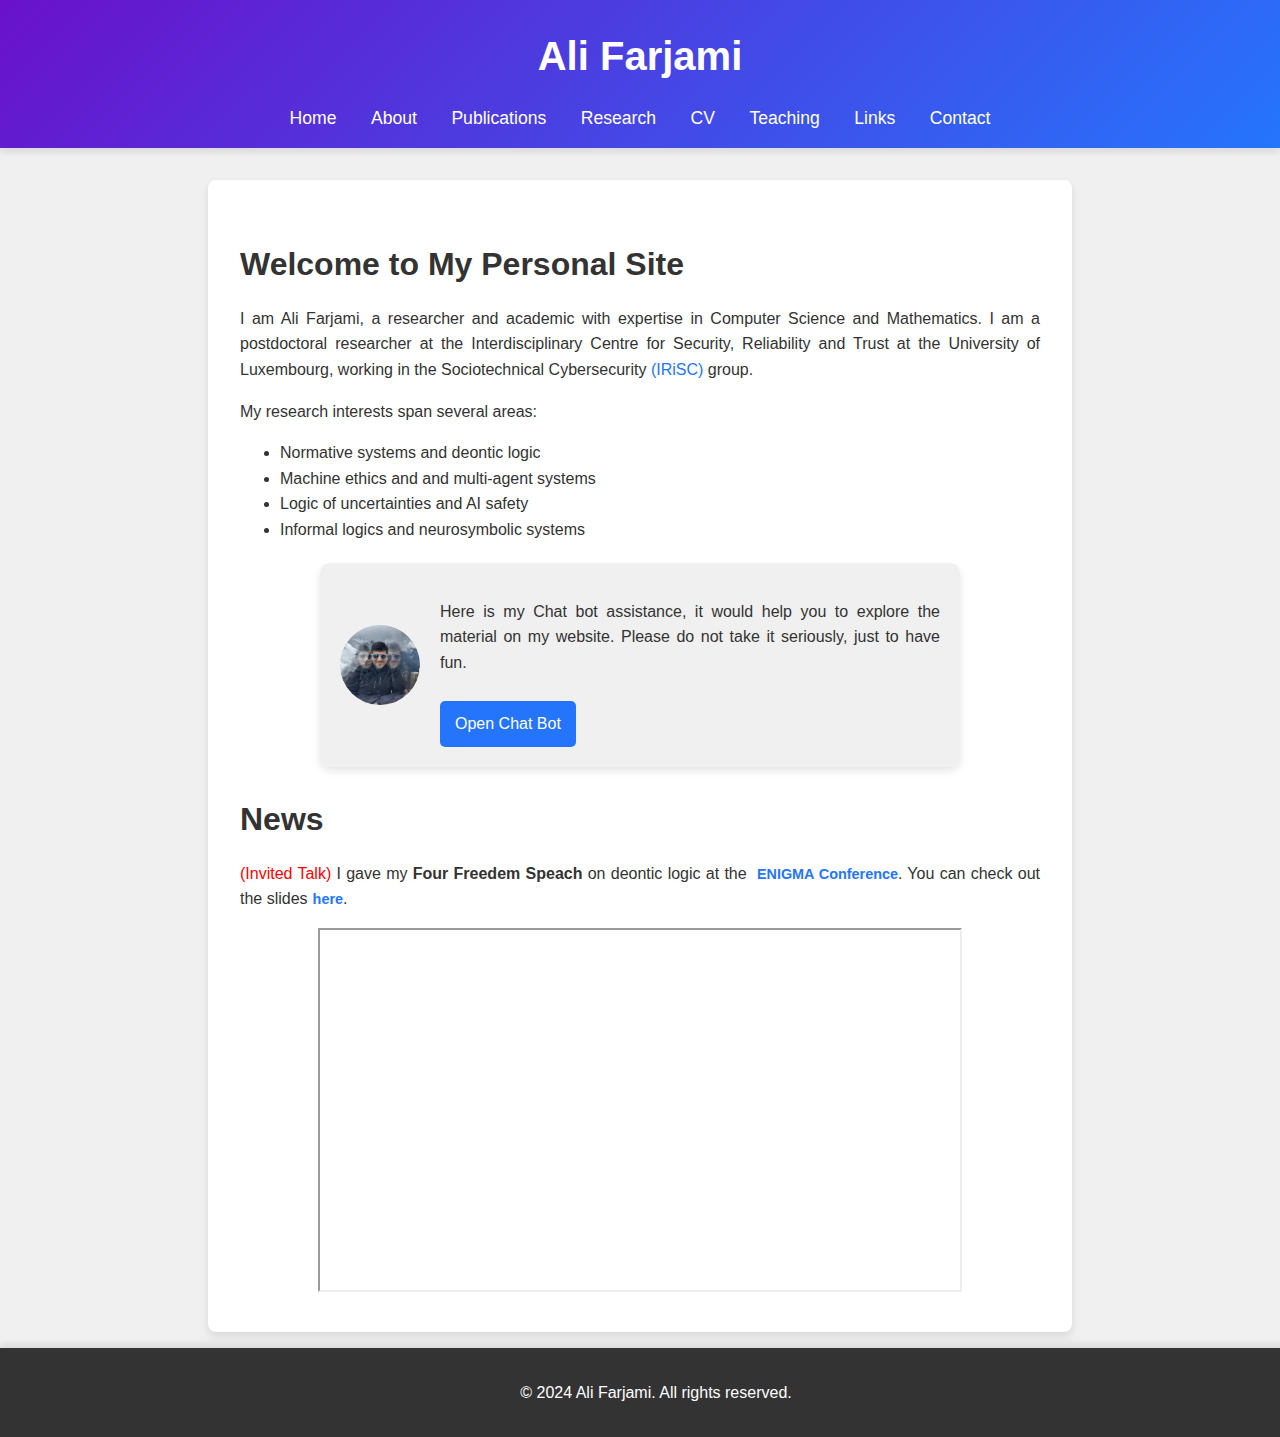
<file: index.html>
<!DOCTYPE html>
<html lang="en">

<head>
    <meta charset="UTF-8">
    <meta name="viewport" content="width=device-width, initial-scale=1.0">
    <title>Home - Ali Farjami</title>
    <link rel="stylesheet" href="styles.css">
</head>

<body>
    <header>
        <div class="header-content">
            <h1>Ali Farjami</h1>
        </div>
        <nav>
            <a href="index.html">Home</a>
            <a href="about.html">About</a>
            <a href="publications.html">Publications</a>
            <a href="research.html">Research</a>
            <a href="cv.html">CV</a>
            <a href="teaching.html">Teaching</a>
            <a href="links.html">Links</a>
            <a href="contact.html">Contact</a>
        </nav>
    </header>
    <main>
        <section id="intro">
            <h2>Welcome to My Personal Site</h2>
            <p>
                I am Ali Farjami, a researcher and academic with expertise in Computer Science and Mathematics.
                I am a postdoctoral researcher at the Interdisciplinary Centre for Security, Reliability and Trust at
                the University of Luxembourg, working in the Sociotechnical Cybersecurity <a
                    href="https://irisc-lab.uni.lu/" class="styled-link" target="_blank">(IRiSC)</a> group.
            </p>
            <p>
                My research interests span several areas:
            </p>
            <ul class="interests-list">
                <li>Normative systems and deontic logic</li>
                <li>Machine ethics and and multi-agent systems</li>
                <li>Logic of uncertainties and AI safety</li>
                <li>Informal logics and neurosymbolic systems</li>
            </ul>

            <div class="chatbot-container">
                <img src="62204678.jfif" alt="Chat Bot Icon" class="chatbot-icon">
                <div class="chatbot-text">
                    <p>Here is my Chat bot assistance, it would help you to explore the material on my website. Please
                        do not take it seriously, just to have fun.</p>
                    <a href="https://chatgpt.com/g/g-uzyalYu8Y-ali-farjami-chatbot" target="_blank"
                        class="chatbot-link">Open Chat Bot</a>
                </div>
            </div>
        </section>

        <section id="news">
            <h2>News</h2>
            <p>
                <span style="color: red;">(Invited Talk)</span>
                I gave my <strong>Four Freedem Speach</strong> on deontic logic at the <a
                    href="https://icr.uni.lu/enigma2024/index.html" target="_blank" class="link">ENIGMA
                    Conference</a>. You can
                check out the
                slides<a href="Slides/Ali-ENIGMA.pdf" target="_blank" class="link">here</a>.
            </p>

            <center>
                <div class="video">
                    <iframe src="https://drive.google.com/file/d/1hWurcAWJQXwwi8ftlCQXUOVQaQsdsq1N/preview" width="640"
                        height="360" allow="autoplay" allowfullscreen></iframe>
                </div>
            </center>
        </section>

    </main>

    <footer>
        <p>&copy; 2024 Ali Farjami. All rights reserved.</p>
    </footer>
</body>

</html>
</file>
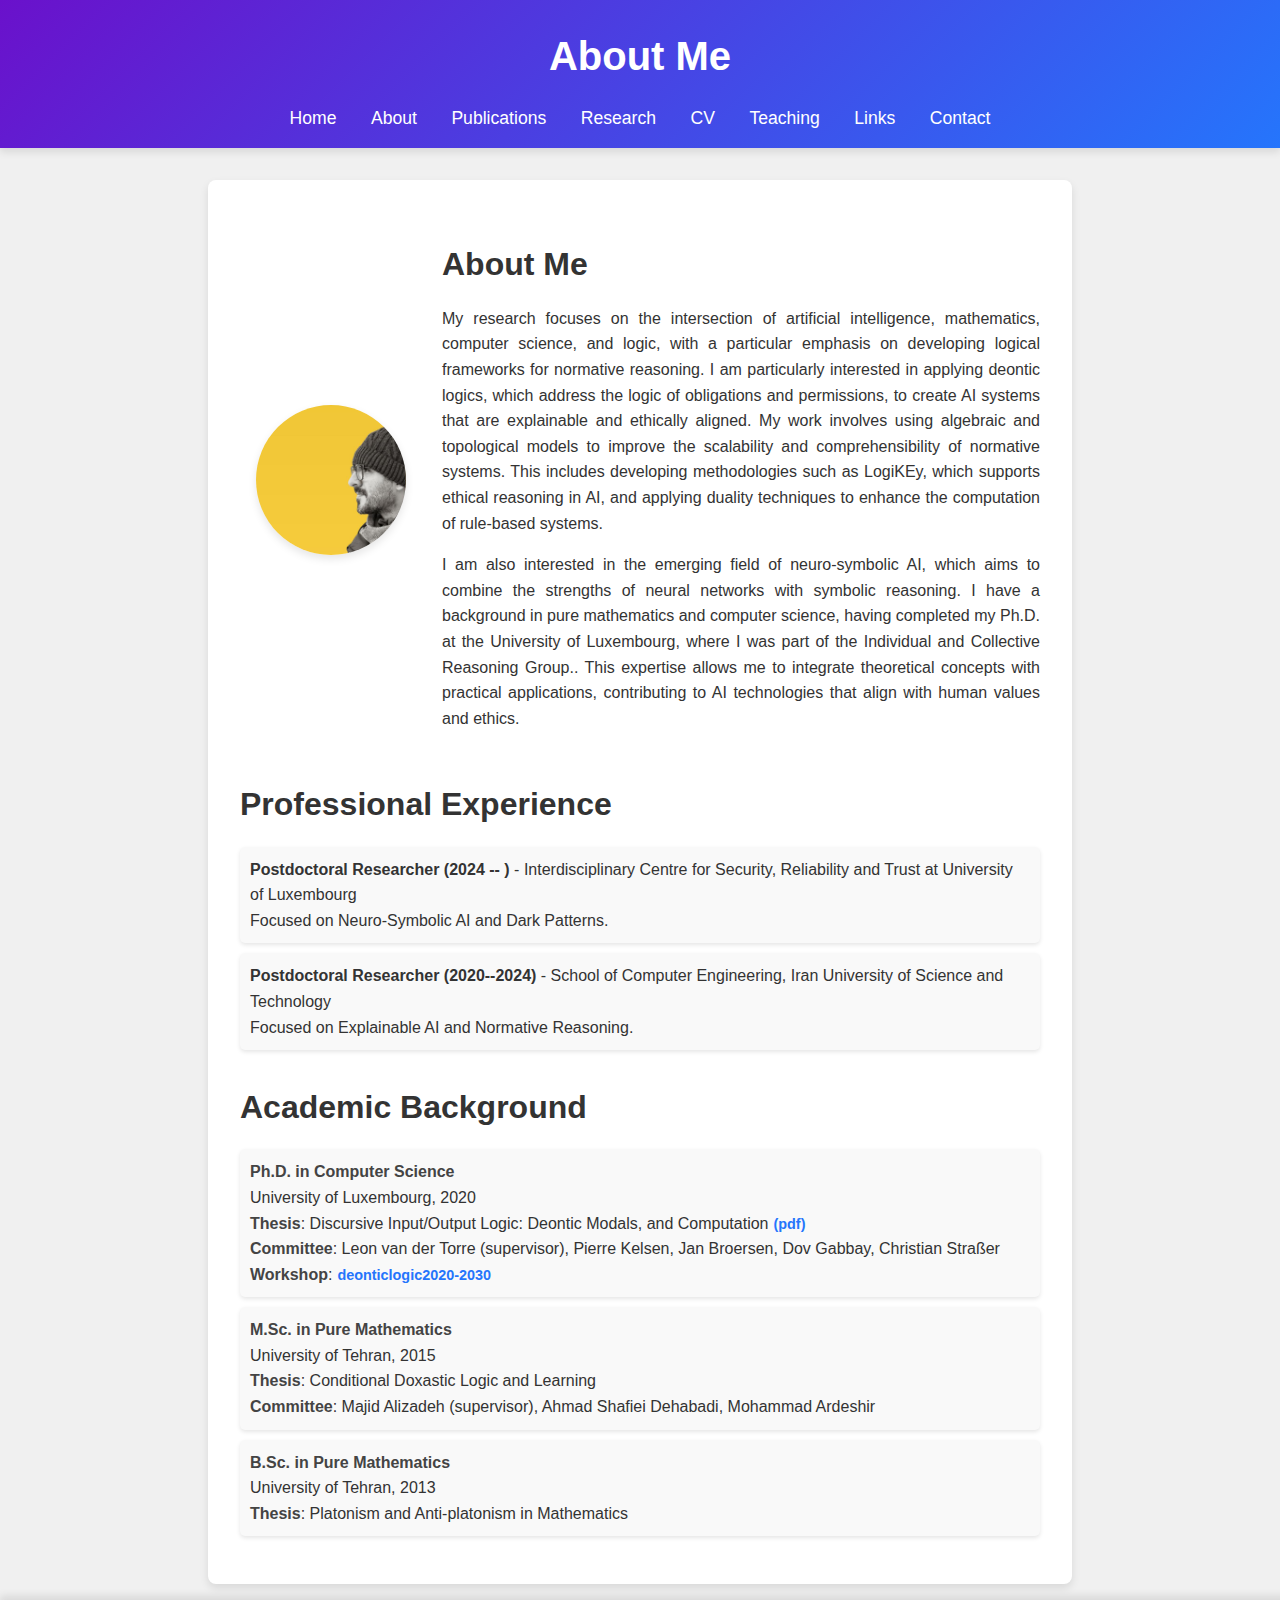
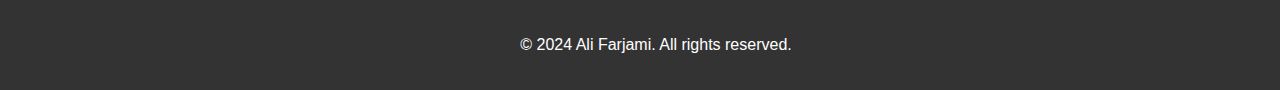
<file: about.html>
<!DOCTYPE html>
<html lang="en">

<head>
    <meta charset="UTF-8">
    <meta name="viewport" content="width=device-width, initial-scale=1.0">
    <title>About - Ali Farjami</title>
    <link rel="stylesheet" href="styles.css">
</head>

<body>
    <header>
        <h1>About Me</h1>
        <nav>
            <a href="index.html">Home</a>
            <a href="about.html">About</a>
            <a href="publications.html">Publications</a>
            <a href="research.html">Research</a>
            <a href="cv.html">CV</a>
            <a href="teaching.html">Teaching</a>
            <a href="links.html">Links</a>
            <a href="contact.html">Contact</a>
        </nav>
    </header>
    <main>
        <section id="about-me">
            <div class="about-content">
                <img src="profile.jpg" alt="Ali Farjami" class="profile-image">
                <div class="about-text">
                    <h2>About Me</h2>
                    <p>
                        My research focuses on the intersection of artificial intelligence, mathematics, computer
                        science, and logic, with a particular emphasis on developing logical frameworks for normative
                        reasoning. I am particularly interested in applying deontic logics, which address the logic of
                        obligations and permissions, to create AI systems that are explainable and ethically aligned. My
                        work involves using algebraic and topological models to improve the scalability and
                        comprehensibility of normative systems. This includes developing methodologies such as LogiKEy,
                        which supports ethical reasoning in AI, and applying duality techniques to enhance the
                        computation of rule-based systems.
                    </p>
                    <p>
                        I am also interested in the emerging field of neuro-symbolic AI, which aims to combine the
                        strengths of neural networks with symbolic reasoning. I have a background in pure mathematics
                        and computer science, having completed my Ph.D. at the University of Luxembourg, where I was
                        part of the Individual and Collective Reasoning Group.. This expertise allows me to integrate
                        theoretical concepts with practical
                        applications, contributing to AI technologies that align with human values and ethics.
                    </p>
                </div>
            </div>
        </section>
        <section id="experience">
            <h2>Professional Experience</h2>
            <ul>
                <li>
                    <strong>Postdoctoral Researcher (2024 -- )</strong> - Interdisciplinary Centre for Security,
                    Reliability and Trust at University of Luxembourg
                    <br>
                    Focused on Neuro-Symbolic AI and Dark Patterns.
                </li>
                <li>
                    <strong>Postdoctoral Researcher (2020--2024)</strong> - School of Computer Engineering, Iran
                    University of
                    Science and Technology
                    <br>
                    Focused on Explainable AI and Normative Reasoning.
                </li>
            </ul>
        </section>
        <section id="research-interests">
            <h2>Academic Background</h2>
            <ul class="education-list">
                <li>
                    <strong>Ph.D. in Computer Science</strong>
                    <br>
                    University of Luxembourg, 2020
                    <br>
                    <strong>Thesis</strong>: Discursive Input/Output Logic: Deontic Modals, and Computation<a
                        href="https://orbilu.uni.lu/handle/10993/44768" class="link" target="_blank">(pdf)</a>
                    <br>
                    <strong>Committee</strong>: Leon van der Torre (supervisor), Pierre Kelsen, Jan Broersen, Dov
                    Gabbay, Christian Straßer
                    <br>
                    <strong>Workshop</strong>:<a href="https://icr.uni.lu/deonticlogic2020-2030/" class="link"
                        target="_blank">deonticlogic2020-2030</a>

                </li>
                <li>
                    <strong>M.Sc. in Pure Mathematics</strong>
                    <br>
                    University of Tehran, 2015
                    <br>
                    <strong>Thesis</strong>: Conditional Doxastic Logic and Learning
                    <br>
                    <strong>Committee</strong>: Majid Alizadeh (supervisor), Ahmad Shafiei Dehabadi, Mohammad Ardeshir
                    <br>
                </li>
                <li>
                    <strong>B.Sc. in Pure Mathematics</strong>
                    <br>
                    University of Tehran, 2013
                    <br>
                    <strong>Thesis</strong>: Platonism and Anti-platonism in Mathematics
                </li>
            </ul>
        </section>
    </main>
    <footer>
        <p>&copy; 2024 Ali Farjami. All rights reserved.</p>
    </footer>
</body>

</html>
</file>
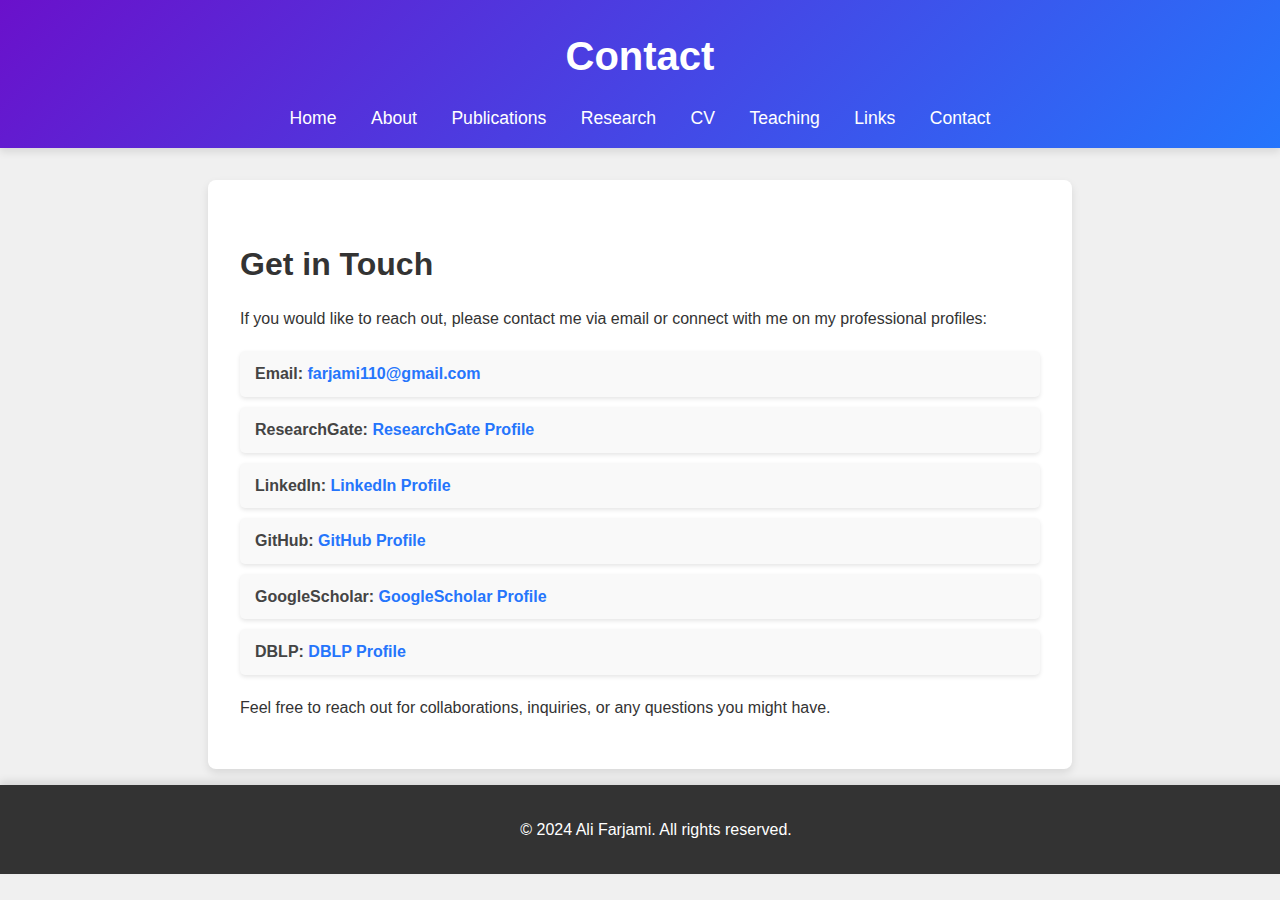
<file: contact.html>
<!DOCTYPE html>
<html lang="en">

<head>
    <meta charset="UTF-8">
    <meta name="viewport" content="width=device-width, initial-scale=1.0">
    <meta name="description"
        content="Ali Farjami's personal website: Research, Publications, Teaching, and Contact information.">
    <meta name="keywords" content="Ali Farjami, AI, Research, Publications, Teaching, Computer Science">
    <title>Contact - Ali Farjami</title>
    <link rel="stylesheet" href="styles.css">
</head>

<body>
    <header>
        <h1>Contact</h1>
        <nav>
            <a href="index.html">Home</a>
            <a href="about.html">About</a>
            <a href="publications.html">Publications</a>
            <a href="research.html">Research</a>
            <a href="cv.html">CV</a>
            <a href="teaching.html">Teaching</a>
            <a href="links.html">Links</a>
            <a href="contact.html">Contact</a>
        </nav>
    </header>
    <main>
        <section id="contact">
            <h2>Get in Touch</h2>
            <p>If you would like to reach out, please contact me via email or connect with me on my professional
                profiles:</p>
            <ul class="contact-list">
                <li>
                    <strong>Email:</strong> <a href="mailto:farjami110@gmail.com">farjami110@gmail.com</a>
                </li>
                <li>
                    <strong>ResearchGate:</strong> <a href="https://www.researchgate.net/profile/Ali-Farjami-4"
                        target="_blank">ResearchGate Profile</a>
                </li>
                <li>
                    <strong>LinkedIn:</strong> <a href="https://www.linkedin.com/in/ali-farjami-89b96078/"
                        target="_blank">LinkedIn Profile</a>
                </li>
                <li>
                    <strong>GitHub:</strong> <a href="https://github.com/farjami110" target="_blank">GitHub Profile</a>
                </li>
                <li>
                    <strong>GoogleScholar:</strong> <a
                        href="https://scholar.google.com/citations?user=rt5nQzUAAAAJ&hl=en"
                        target="_blank">GoogleScholar Profile</a>
                </li>
                <li>
                    <strong>DBLP:</strong> <a href="https://dblp.org/pid/215/5488.html" target="_blank">DBLP Profile</a>
                </li>
            </ul>
            <p>Feel free to reach out for collaborations, inquiries, or any questions you might have.</p>
        </section>
    </main>
    <footer>
        <p>&copy; 2024 Ali Farjami. All rights reserved.</p>
    </footer>
</body>

</html>
</file>
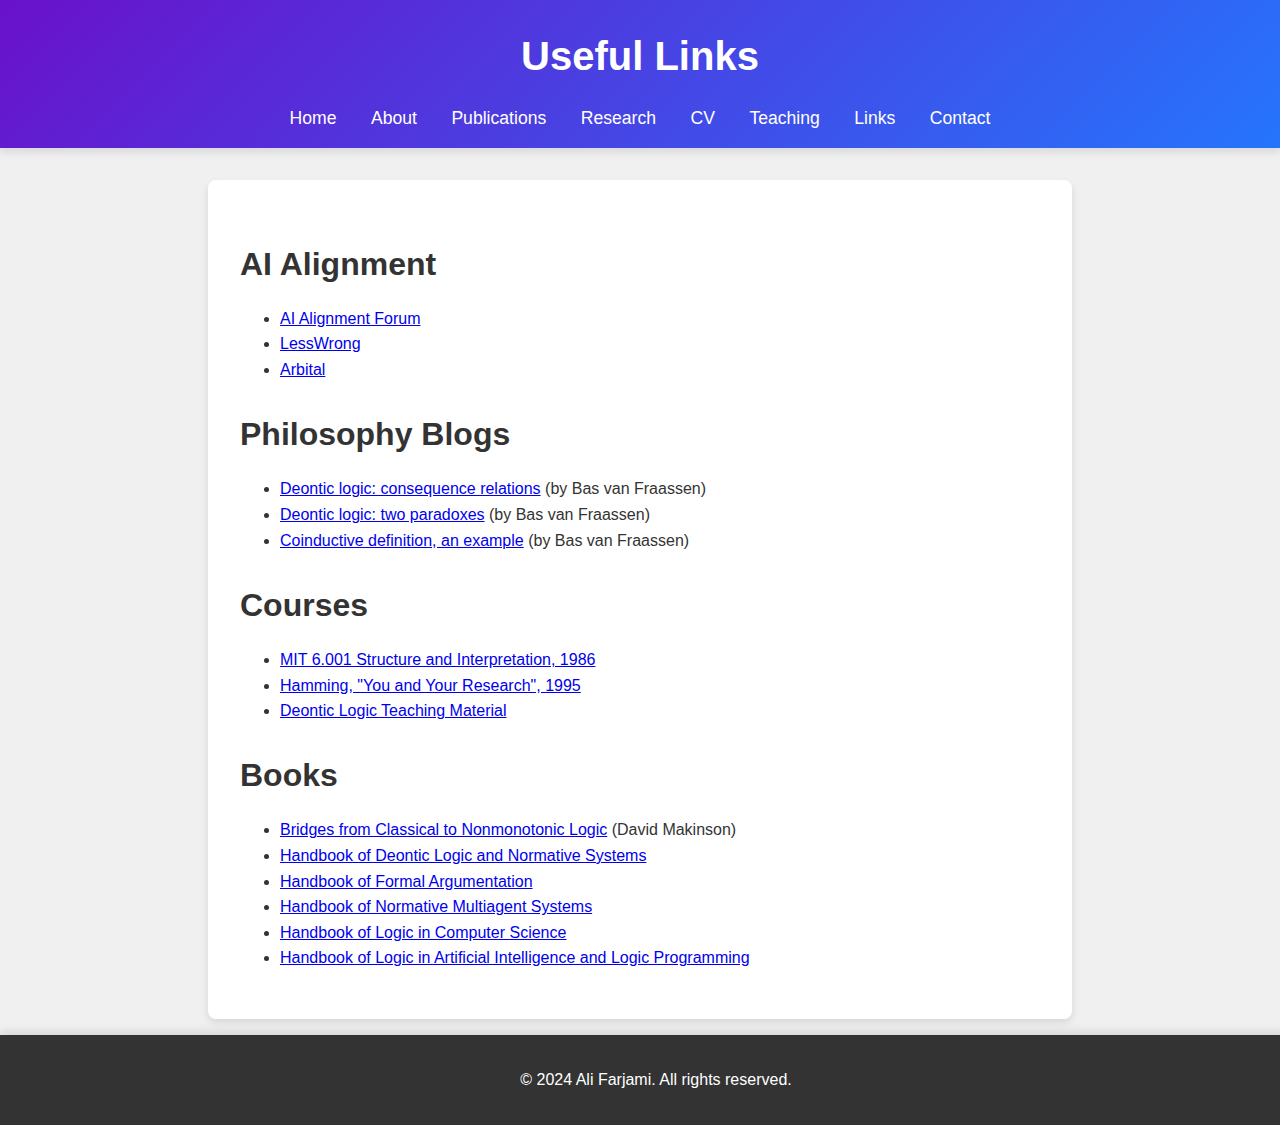
<file: links.html>
<!DOCTYPE html>
<html lang="en">

<head>
    <meta charset="UTF-8">
    <meta name="viewport" content="width=device-width, initial-scale=1.0">
    <meta name="description"
        content="Ali Farjami's personal website: Research, Publications, Teaching, and Contact information.">
    <meta name="keywords" content="Ali Farjami, AI, Research, Publications, Teaching, Computer Science">
    <title>Links - Ali Farjami</title>
    <link rel="stylesheet" href="styles.css">
</head>

<body>
    <header>
        <h1>Useful Links</h1>
        <nav>
            <a href="index.html">Home</a>
            <a href="about.html">About</a>
            <a href="publications.html">Publications</a>
            <a href="research.html">Research</a>
            <a href="cv.html">CV</a>
            <a href="teaching.html">Teaching</a>
            <a href="links.html">Links</a>
            <a href="contact.html">Contact</a>
        </nav>
    </header>
    <main>
        <section id="ai-alignment">
            <h2>AI Alignment</h2>
            <ul>
                <li><a href="https://www.alignmentforum.org/" target="_blank">AI Alignment Forum</a></li>
                <li><a href="https://www.lesswrong.com/" target="_blank">LessWrong</a></li>
                <li><a href="https://arbital.com/" target="_blank">Arbital</a></li>
            </ul>
        </section>
        <section id="philosophy-blogs">
            <h2>Philosophy Blogs</h2>
            <ul>
                <li><a href="https://basvanfraassensblog.home.blog/2020/12/06/deontic-logic-consequence-relations/"
                        target="_blank">Deontic logic: consequence relations</a> (by Bas van Fraassen)</li>
                <li><a href="https://basvanfraassensblog.home.blog/2020/11/17/deontic-logic-two-paradoxes/"
                        target="_blank">Deontic logic: two paradoxes</a> (by Bas van Fraassen)</li>
                <li><a href="https://basvanfraassensblog.home.blog/2021/06/04/coinductive-definition-an-example/"
                        target="_blank">Coinductive definition, an example</a> (by Bas van Fraassen)</li>
            </ul>
        </section>
        <section id="courses">
            <h2>Courses</h2>
            <ul>
                <li><a href="https://www.youtube.com/watch?v=2Op3QLzMgSY&list=WL&index=5" target="_blank">MIT 6.001
                        Structure and Interpretation,
                        1986</a></li>
                <li><a href="https://www.youtube.com/watch?v=a1zDuOPkMSw&list=PL2FF649D0C4407B30&index=31"
                        target="_blank">Hamming, "You and Your Research", 1995</a>
                </li>
                <li><a href="https://deonconferences.org/#teaching/" target="_blank">Deontic Logic Teaching Material</a>
                </li>
            </ul>
        </section>
        <section id="books">
            <h2>Books</h2>
            <ul>
                <li><a href="https://www.collegepublications.co.uk/computing/?00005" target="_blank">Bridges from
                        Classical to Nonmonotonic Logic</a> (David Makinson)</li>
                <li><a href="https://deonconferences.org/#handbook/" target="_blank">Handbook of Deontic Logic and
                        Normative
                        Systems</a></li>
                <li><a href="https://collegepublications.co.uk/handbooks/?00003" target="_blank">Handbook of Formal
                        Argumentation</a></li>
                <li><a href="https://collegepublications.co.uk/handbooks/?00004" target="_blank">Handbook of Normative
                        Multiagent Systems</a>
                </li>
                <li><a href="https://global.oup.com/academic/product/handbook-of-logic-in-computer-science-9780198537359?lang=en&cc=lu"
                        target="_blank">Handbook of Logic in Computer Science</a>
                </li>
                <li><a href="https://global.oup.com/academic/product/handbook-of-logic-in-artificial-intelligence-and-logic-programming-9780198537458?cc=lu&lang=en&"
                        target="_blank">Handbook of Logic in
                        Artificial Intelligence and Logic Programming</a></li>
            </ul>
        </section>
    </main>
    <footer>
        <p>&copy; 2024 Ali Farjami. All rights reserved.</p>
    </footer>
</body>

</html>
</file>
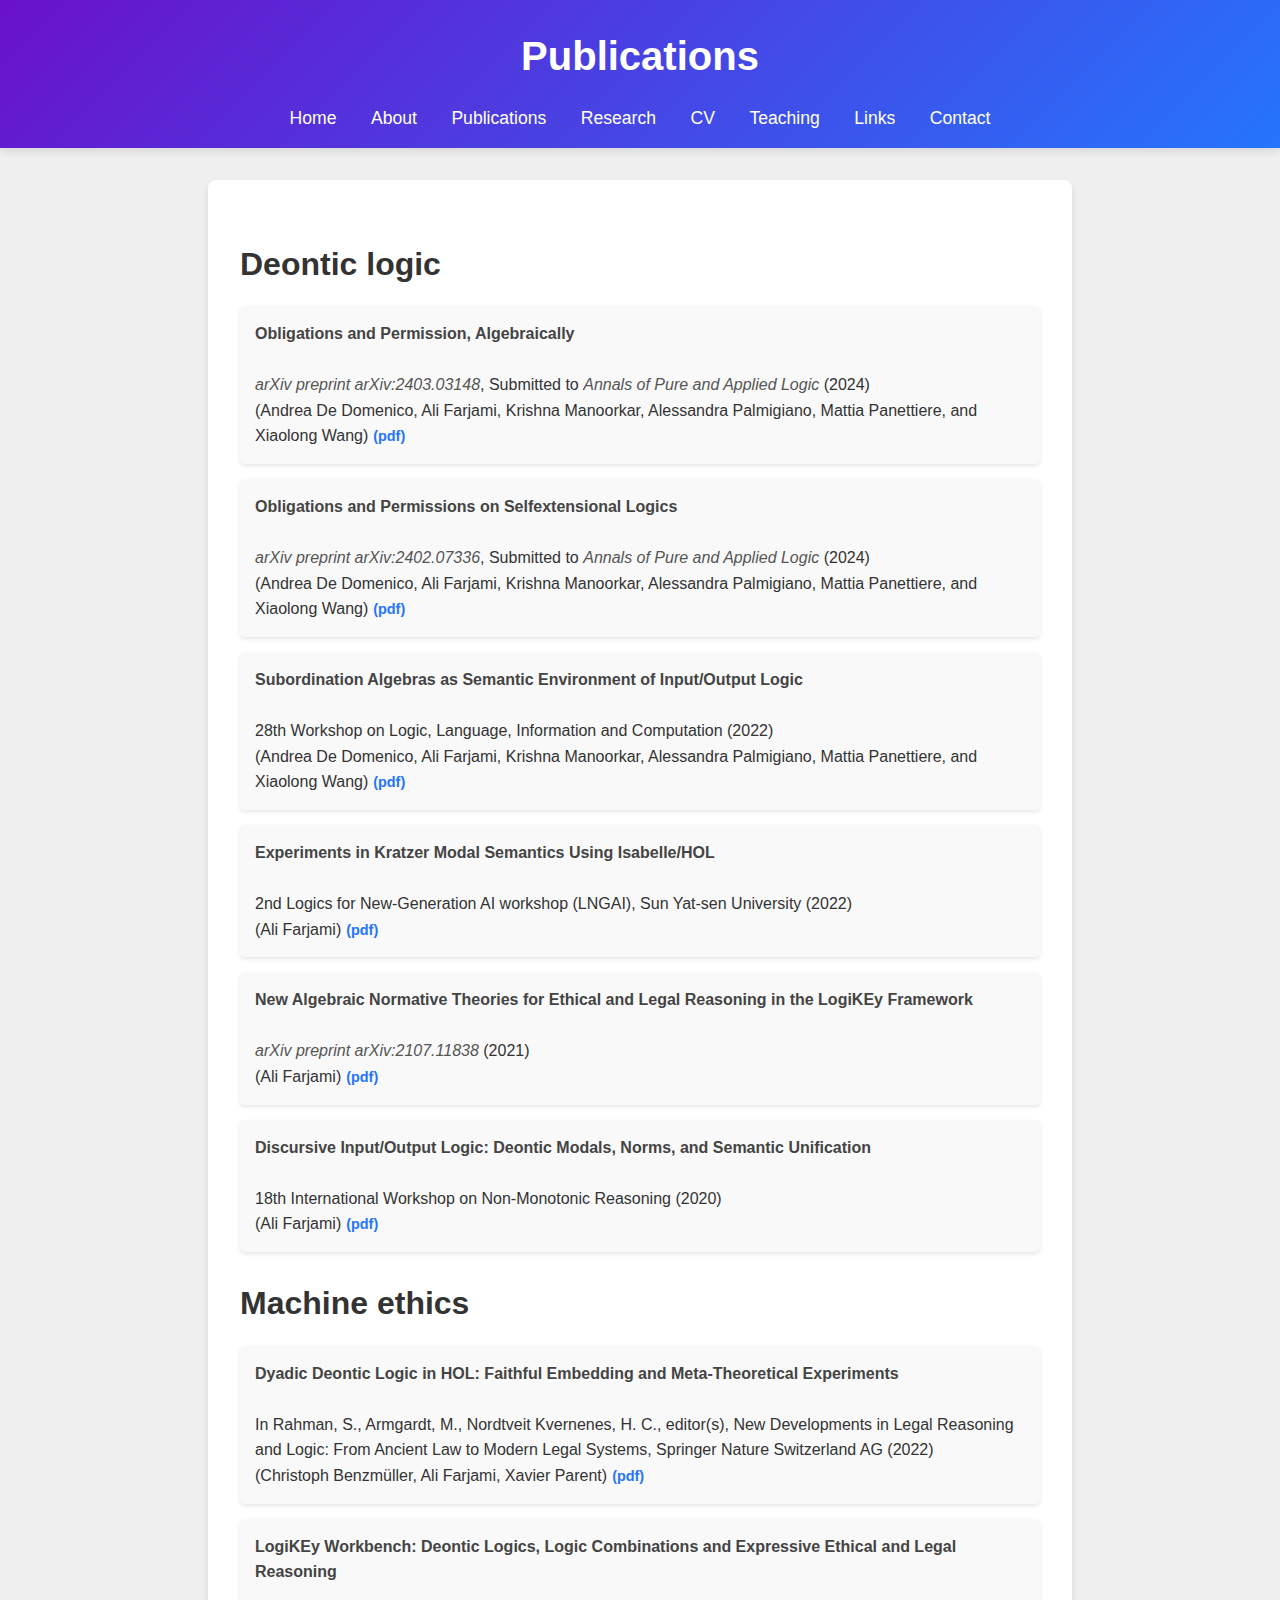
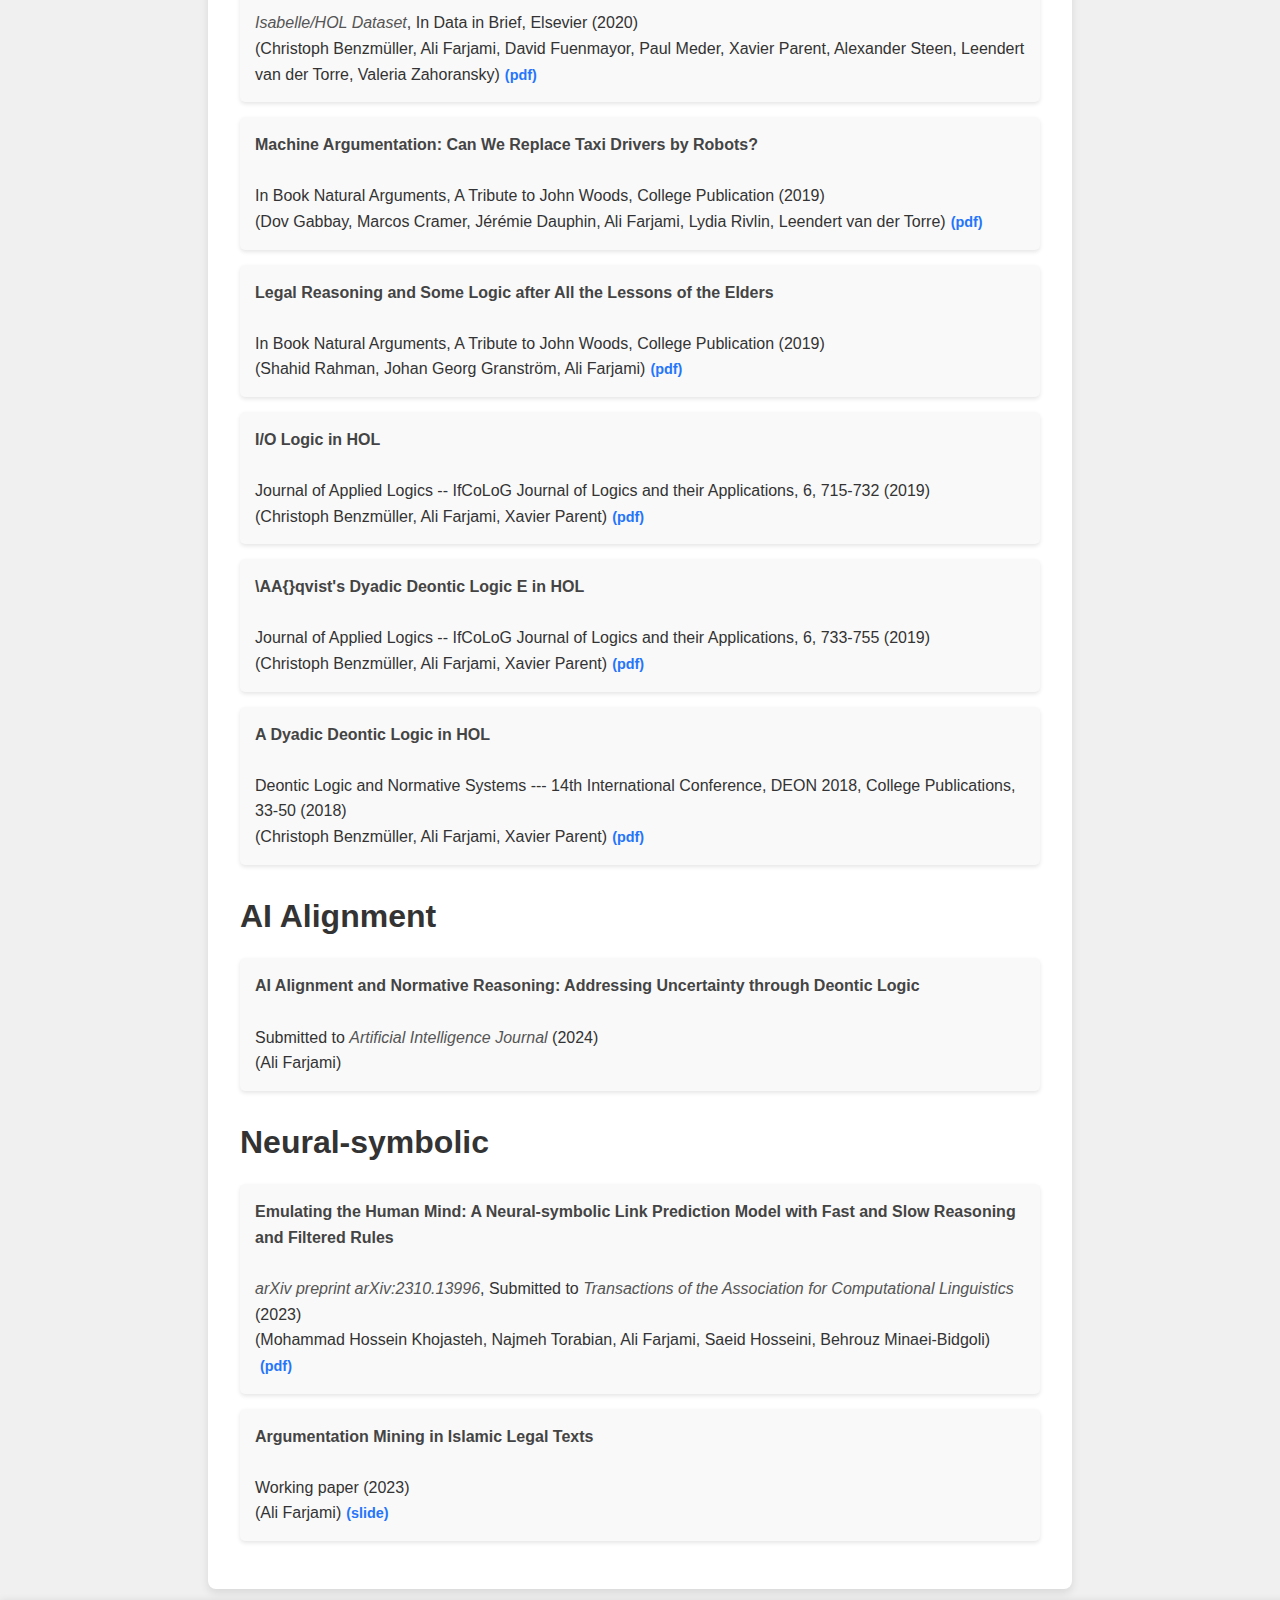
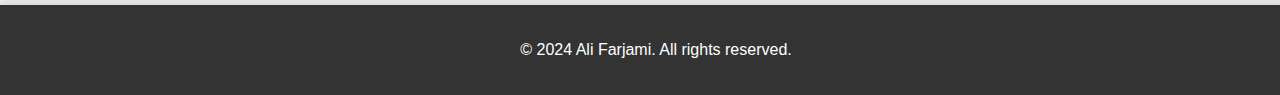
<file: publications.html>
<!DOCTYPE html>
<html lang="en">

<head>
    <meta charset="UTF-8">
    <meta name="viewport" content="width=device-width, initial-scale=1.0">
    <title>Publications - Ali Farjami</title>
    <link rel="stylesheet" href="styles.css">
</head>

<body>
    <header>
        <h1>Publications</h1>
        <nav>
            <a href="index.html">Home</a>
            <a href="about.html">About</a>
            <a href="publications.html">Publications</a>
            <a href="research.html">Research</a>
            <a href="cv.html">CV</a>
            <a href="teaching.html">Teaching</a>
            <a href="links.html">Links</a>
            <a href="contact.html">Contact</a>
        </nav>
    </header>
    <main>
        <section id="publications">
            <h2>Deontic logic</h2>
            <ul class="publication-list">

                <li>
                    <strong>Obligations and Permission, Algebraically</strong>
                    <br>
                    <em>arXiv preprint arXiv:2403.03148</em>, Submitted to <em>Annals of Pure and Applied Logic</em>
                    (2024) <br>
                    (Andrea De Domenico, Ali Farjami, Krishna Manoorkar, Alessandra Palmigiano, Mattia Panettiere, and
                    Xiaolong Wang)<a href="https://arxiv.org/abs/2403.03148#" class="link" target="_blank">(pdf)</a>
                </li>
                <li>
                    <strong>Obligations and Permissions on Selfextensional Logics</strong><br>
                    <em>arXiv preprint arXiv:2402.07336</em>, Submitted to <em>Annals of Pure and Applied Logic</em>
                    (2024) <br>
                    (Andrea De Domenico, Ali Farjami, Krishna Manoorkar, Alessandra Palmigiano, Mattia Panettiere, and
                    Xiaolong Wang)<a href="https://arxiv.org/abs/2402.07336" class="link" target="_blank">(pdf)</a>
                </li>
                <li>
                    <strong>Subordination Algebras as Semantic Environment of Input/Output Logic</strong><br>
                    28th Workshop on Logic, Language, Information and Computation (2022) <br>
                    (Andrea De Domenico, Ali Farjami, Krishna Manoorkar, Alessandra Palmigiano, Mattia Panettiere, and
                    Xiaolong Wang)<a href="https://arxiv.org/abs/2205.13903" class="link" target="_blank">(pdf)</a>
                </li>
                <li>
                    <strong>Experiments in Kratzer Modal Semantics Using Isabelle/HOL</strong><br>
                    2nd Logics for New-Generation AI workshop (LNGAI), Sun Yat-sen University (2022) <br>
                    (Ali Farjami)<a
                        href="https://www.researchgate.net/publication/362966323_Experiments_in_Kratzer_Modal_Semantics_Using_IsabelleHOL"
                        class="link" target="_blank">(pdf)</a>
                </li>
                <li>
                    <strong>New Algebraic Normative Theories for Ethical and Legal Reasoning in the LogiKEy
                        Framework</strong><br>
                    <em>arXiv preprint arXiv:2107.11838</em> (2021) <br>
                    (Ali Farjami)<a
                        href="https://www.researchgate.net/publication/353479395_New_Algebraic_Normative_Theories_for_Ethical_and_Legal_Reasoning_in_the_LogiKEy_Framework"
                        class="link" target="_blank">(pdf)</a>
                </li>
                <li>
                    <strong>Discursive Input/Output Logic: Deontic Modals, Norms, and Semantic Unification</strong><br>
                    18th International Workshop on Non-Monotonic Reasoning (2020) <br>
                    (Ali Farjami)<a
                        href="https://www.researchgate.net/publication/344564818_Discursive_InputOutput_Logic_Deontic_Modals_Norms_and_Semantic_Unification"
                        class="link" target="_blank">(pdf)</a>
                </li>

                <h2>Machine ethics</h2>
                <li>
                    <strong>Dyadic Deontic Logic in HOL: Faithful Embedding and Meta-Theoretical
                        Experiments</strong><br>
                    In Rahman, S., Armgardt, M., Nordtveit Kvernenes, H. C., editor(s), New Developments in Legal
                    Reasoning and Logic: From Ancient Law to Modern Legal Systems, Springer Nature Switzerland AG (2022)
                    <br>
                    (Christoph Benzmüller, Ali Farjami, Xavier Parent)<a
                        href="https://www.researchgate.net/publication/348971909_Dyadic_Deontic_Logic_in_HOL_Faithful_Embedding_and_Meta-Theoretical_Experiments"
                        class="link" target="_blank">(pdf)</a>
                </li>
                <li>
                    <strong>LogiKEy Workbench: Deontic Logics, Logic Combinations and Expressive Ethical and Legal
                        Reasoning</strong><br>
                    <em>Isabelle/HOL Dataset</em>, In Data in Brief, Elsevier (2020) <br>
                    (Christoph Benzmüller, Ali Farjami, David Fuenmayor, Paul Meder, Xavier Parent, Alexander Steen,
                    Leendert van der Torre, Valeria Zahoransky)<a
                        href="https://www.researchgate.net/publication/344768729_LogiKEy_Workbench_Deontic_Logics_Logic_Combinations_and_Expressive_Ethical_and_Legal_Reasoning_IsabelleHOL_Dataset"
                        class="link" target="_blank">(pdf)</a>
                </li>
                <li>
                    <strong>Machine Argumentation: Can We Replace Taxi Drivers by Robots?</strong><br>
                    In Book Natural Arguments, A Tribute to John Woods, College Publication (2019) <br>
                    (Dov Gabbay, Marcos Cramer, Jérémie Dauphin, Ali Farjami, Lydia Rivlin, Leendert van der Torre)<a
                        href="https://orbilu.uni.lu/handle/10993/42683" class="link" target="_blank">(pdf)</a>
                </li>
                <li>
                    <strong>Legal Reasoning and Some Logic after All the Lessons of the Elders</strong><br>
                    In Book Natural Arguments, A Tribute to John Woods, College Publication (2019) <br>
                    (Shahid Rahman, Johan Georg Granström, Ali Farjami)<a
                        href="Papers/Legal Reasoning - the Lessons of Elders.pdf" class="link" target="_blank">(pdf)</a>
                </li>
                <li>
                    <strong>I/O Logic in HOL</strong><br>
                    Journal of Applied Logics -- IfCoLoG Journal of Logics and their Applications, 6, 715-732 (2019)
                    <br>
                    (Christoph Benzmüller, Ali Farjami, Xavier Parent)<a
                        href="https://www.researchgate.net/publication/332786587_IO_Logic_in_HOL" class="link"
                        target="_blank">(pdf)</a>
                </li>
                <li>
                    <strong>\AA{}qvist's Dyadic Deontic Logic E in HOL</strong><br>
                    Journal of Applied Logics -- IfCoLoG Journal of Logics and their Applications, 6, 733-755 (2019)
                    <br>
                    (Christoph Benzmüller, Ali Farjami, Xavier Parent)<a
                        href="https://www.researchgate.net/publication/332786724_Aqvist's_Dyadic_Deontic_Logic_E_in_HOL"
                        class="link" target="_blank">(pdf)</a>
                </li>
                <li>
                    <strong>A Dyadic Deontic Logic in HOL</strong><br>
                    Deontic Logic and Normative Systems --- 14th International Conference, DEON 2018, College
                    Publications, 33-50 (2018) <br>
                    (Christoph Benzmüller, Ali Farjami, Xavier Parent)<a
                        href="https://www.researchgate.net/publication/329070435_A_Dyadic_Deontic_Logic_in_HOL"
                        class="link" target="_blank">(pdf)</a>
                </li>

                <h2>AI Alignment</h2>
                <li>
                    <strong>AI Alignment and Normative Reasoning: Addressing Uncertainty through Deontic
                        Logic</strong><br>
                    Submitted to <em>Artificial Intelligence Journal</em> (2024) <br>
                    (Ali Farjami)
                </li>

                <h2>Neural-symbolic</h2>
                <li>
                    <strong>Emulating the Human Mind: A Neural-symbolic Link Prediction Model with Fast and Slow
                        Reasoning and Filtered Rules</strong><br>
                    <em>arXiv preprint arXiv:2310.13996</em>, Submitted to <em>Transactions of the Association for
                        Computational Linguistics</em> (2023) <br>
                    (Mohammad Hossein Khojasteh, Najmeh Torabian, Ali Farjami, Saeid Hosseini, Behrouz Minaei-Bidgoli)<a
                        href="https://arxiv.org/abs/2310.13996" class="link" target="_blank">(pdf)</a>
                </li>
                <li>
                    <strong>Argumentation Mining in Islamic Legal Texts</strong><br>
                    Working paper (2023) <br>
                    (Ali Farjami)<a href="Slides/Walton Schems in Islamic texts.pdf" class="link"
                        target="_blank">(slide)</a>
                </li>
            </ul>
        </section>
    </main>
    <footer>
        <p>&copy; 2024 Ali Farjami. All rights reserved.</p>
    </footer>
</body>

</html>
</file>
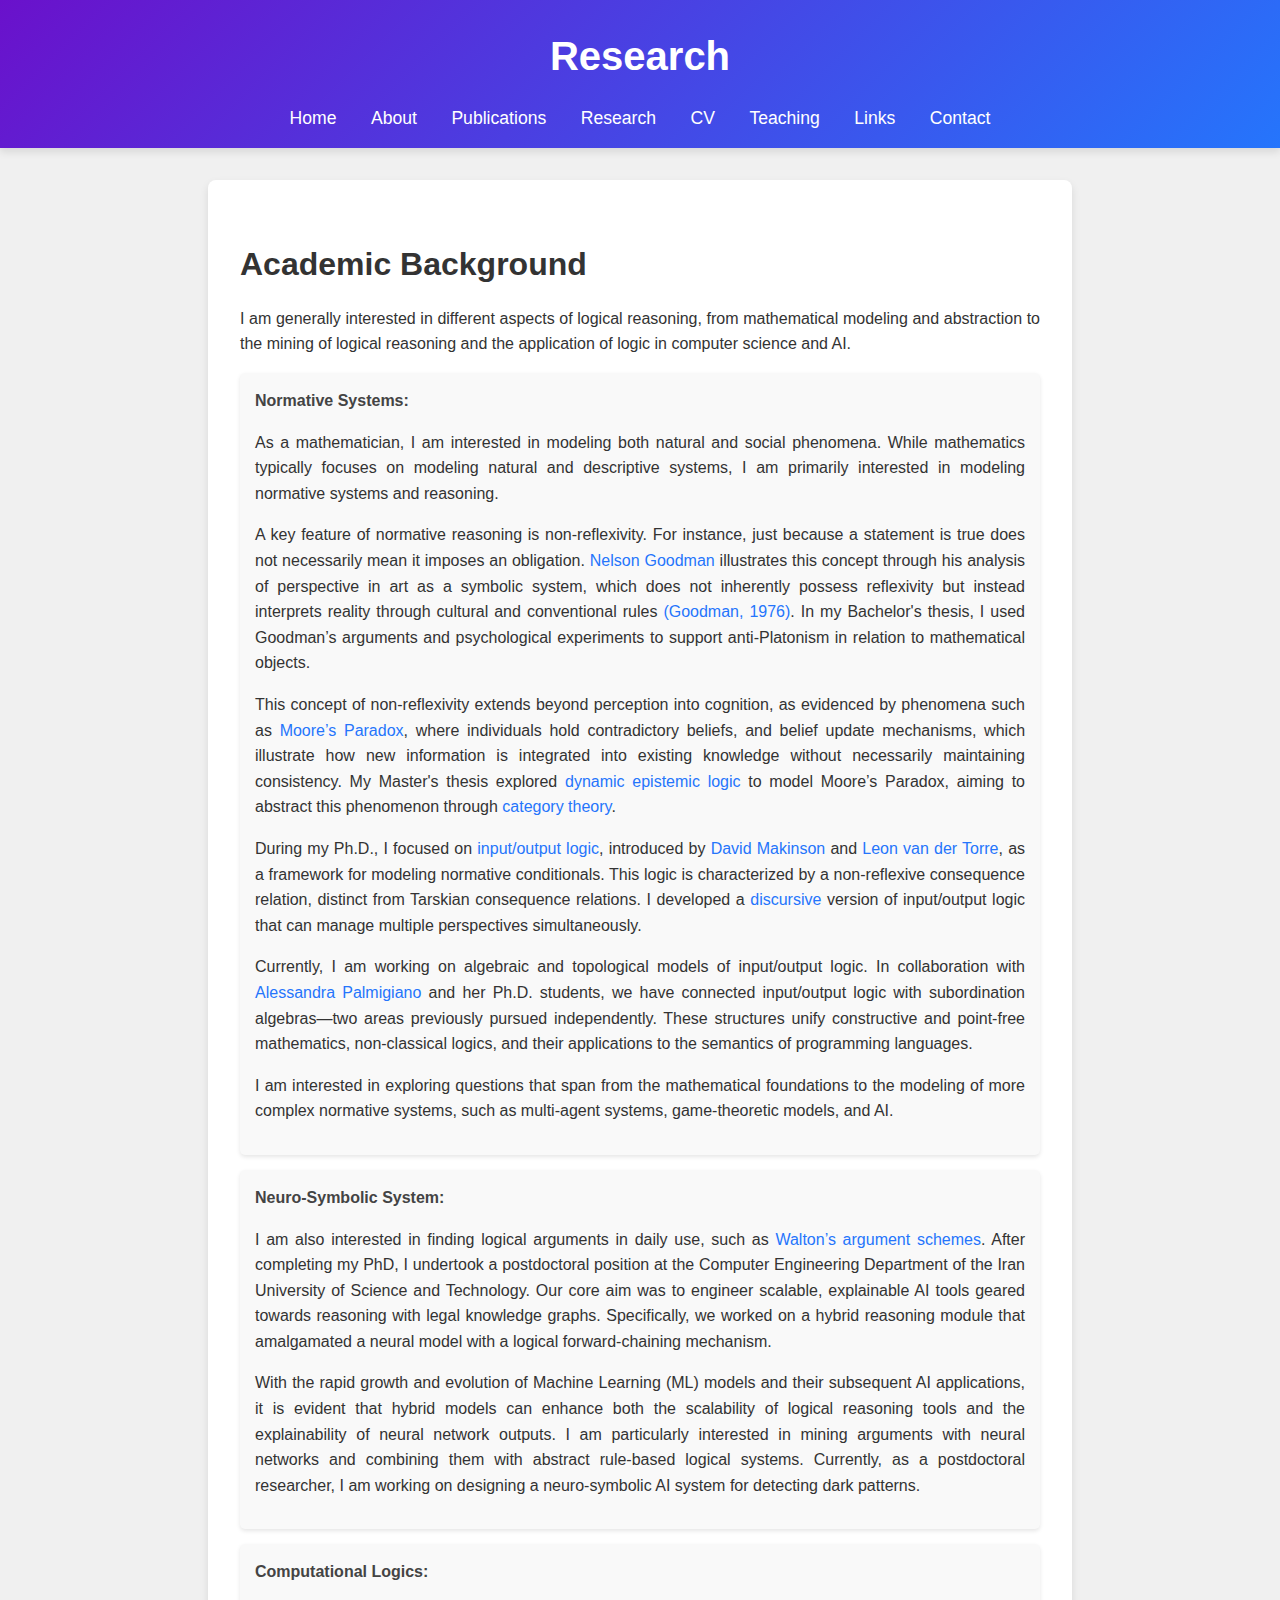
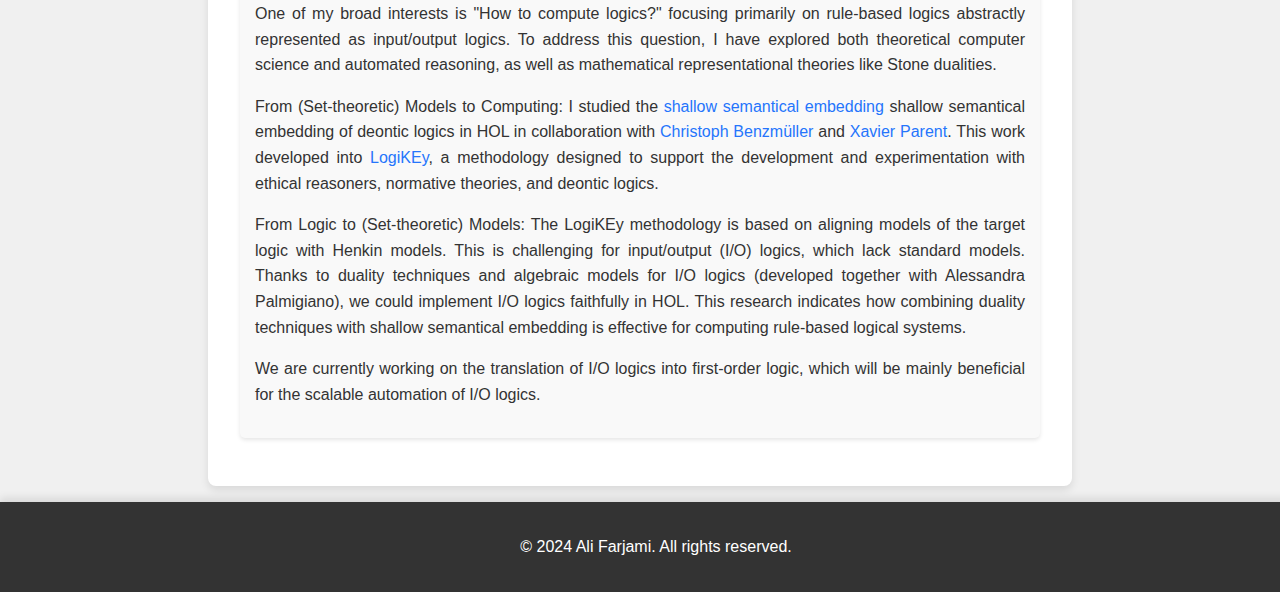
<file: research.html>
<!DOCTYPE html>
<html lang="en">

<head>
    <meta charset="UTF-8">
    <meta name="viewport" content="width=device-width, initial-scale=1.0">
    <meta name="description"
        content="Ali Farjami's personal website: Research, Publications, Teaching, and Contact information.">
    <meta name="keywords" content="Ali Farjami, AI, Research, Publications, Teaching, Computer Science">
    <title>Research - Ali Farjami</title>
    <link rel="stylesheet" href="styles.css">
</head>

<body>
    <header>
        <h1>Research</h1>
        <nav>
            <a href="index.html">Home</a>
            <a href="about.html">About</a>
            <a href="publications.html">Publications</a>
            <a href="research.html">Research</a>
            <a href="cv.html">CV</a>
            <a href="teaching.html">Teaching</a>
            <a href="links.html">Links</a>
            <a href="contact.html">Contact</a>
        </nav>
    </header>
    <main>
        <section id="education">
            <h2>Academic Background</h2>
            <p>I am generally interested in different aspects of logical reasoning, from mathematical modeling and
                abstraction to the mining of logical reasoning and the application of logic in computer science and AI.
            </p>
            <ul class="education-list">
                <li>
                    <strong>Normative Systems: </strong>
                    <p>As a mathematician, I am interested in modeling both natural and social phenomena.
                        While mathematics typically focuses on modeling natural and descriptive systems,
                        I am primarily interested in modeling normative systems and reasoning.</p>

                    <p>A key feature of normative reasoning is non-reflexivity. For instance, just because a statement
                        is true does not necessarily mean it imposes an obligation. <a
                            href="https://www.youtube.com/watch?v=5_6wkaeiPkY" class="styled-link"
                            target="_blank">Nelson Goodman</a>
                        illustrates this
                        concept through his analysis of perspective in art as a symbolic system,
                        which does not inherently possess reflexivity but instead interprets reality
                        through cultural and conventional rules <a
                            href="https://monoskop.org/images/1/1b/Goodman_Nelson_Languages_of_Art.pdf"
                            class="styled-link" target="_blank">(Goodman, 1976)</a>. In my Bachelor's thesis,
                        I used Goodman’s arguments and psychological experiments to support anti-Platonism in relation
                        to mathematical objects.</p>

                    <p>This concept of non-reflexivity extends beyond perception into cognition,
                        as evidenced by phenomena such as <a href="https://philpapers.org/rec/KAZHTE"
                            class="styled-link" target="_blank">Moore’s Paradox</a>, where individuals hold
                        contradictory
                        beliefs,
                        and belief update mechanisms, which illustrate how new information is integrated
                        into existing knowledge without necessarily maintaining consistency.
                        My Master's thesis explored <a
                            href="https://link.springer.com/chapter/10.1007/978-3-319-20451-2_39" class="styled-link"
                            target="_blank">dynamic epistemic logic</a> to model Moore’s Paradox,
                        aiming to abstract this phenomenon through <a
                            href="Papers/Dynamic Epistemic Logic and Category Theory (Unpublished).pdf"
                            class="styled-link" target="_blank">category theory</a>.</p>

                    <p>During my Ph.D., I focused on <a href="https://link.springer.com/article/10.1023/A:1004748624537"
                            class="styled-link" target="_blank">input/output logic</a>, introduced by <a
                            href="https://sites.google.com/site/davidcmakinson/" class="styled-link"
                            target="_blank">David Makinson</a>
                        and <a href="https://icr.uni.lu/leonvandertorre/index.html" class="styled-link"
                            target="_blank">Leon van der
                            Torre</a>, as a framework for modeling normative
                        conditionals. This logic is characterized by a
                        non-reflexive consequence relation, distinct from Tarskian consequence relations.
                        I developed a <a href="https://orbilu.uni.lu/handle/10993/44768" class="styled-link"
                            target="_blank">discursive</a> version of input/output logic that can manage multiple
                        perspectives
                        simultaneously.</p>

                    <p>Currently, I am working on algebraic and topological models of input/output logic.
                        In collaboration with <a href="https://research.vu.nl/en/persons/alessandra-palmigiano"
                            class="styled-link" target="_blank">Alessandra Palmigiano</a> and her Ph.D. students, we
                        have
                        connected
                        input/output logic
                        with subordination algebras—two areas previously pursued independently.
                        These structures unify constructive and point-free mathematics, non-classical logics,
                        and their applications to the semantics of programming languages.</p>

                    <p>I am interested in exploring questions that span from the mathematical foundations
                        to the modeling of more complex normative systems, such as multi-agent systems, game-theoretic
                        models, and AI.</p>
                </li>
                <li>
                    <strong>Neuro-Symbolic System:</strong>
                    <p>I am also interested in finding logical arguments in daily use, such as <a
                            href="https://www.reasoninglab.com/patterns-of-argument/argumentation-schemes/waltons-argumentation-schemes/"
                            class="styled-link" target="_blank">Walton’s
                            argument
                            schemes</a>. After completing my PhD, I undertook a
                        postdoctoral position at the Computer
                        Engineering
                        Department of the Iran University of Science and Technology. Our core aim was to engineer
                        scalable,
                        explainable AI tools geared towards reasoning with legal knowledge graphs.
                        Specifically, we worked on a hybrid reasoning module that amalgamated a neural model with a
                        logical forward-chaining mechanism.</p>

                    <p>With the rapid growth and evolution of Machine Learning (ML) models and their subsequent AI
                        applications, it is evident that hybrid models can enhance both the scalability of logical
                        reasoning tools and the explainability of neural network outputs. I am particularly interested
                        in mining arguments with neural networks and combining them with abstract rule-based logical
                        systems. Currently, as a postdoctoral researcher, I am working on designing a neuro-symbolic AI
                        system for detecting dark patterns.</p>
                </li>
                <li>
                    <strong>Computational Logics: </strong>
                    <p>One of my broad interests is "How to compute logics?" focusing primarily on rule-based logics
                        abstractly represented as input/output logics. To address this question, I have explored both
                        theoretical computer science and automated reasoning, as well as mathematical representational
                        theories like Stone dualities.</p>

                    <p>From (Set-theoretic) Models to Computing: I studied the <a
                            href="https://page.mi.fu-berlin.de/cbenzmueller/" class="styled-link"
                            target="_blank">shallow semantical
                            embedding</a> shallow semantical embedding of deontic
                        logics in HOL in collaboration with <a href="https://page.mi.fu-berlin.de/cbenzmueller/"
                            class="styled-link" target="_blank">Christoph Benzmüller</a> and <a
                            href="https://xavierparent.co.uk/" class="styled-link" target="_blank">Xavier Parent</a>.
                        This work developed
                        into <a
                            href="https://www.sciencedirect.com/science/article/pii/S0004370219301110?casa_token=hk2Q7vWjQOoAAAAA:iuut3ohda_sr0l0GKLojyle3c4c1loMHrjQJZVWBC2WfuqWdHn8dI415sI8pysK6K9H7rQFyCw"
                            class="styled-link" target="_blank">LogiKEy</a>, a
                        methodology designed to support the development and experimentation with ethical
                        reasoners, normative theories, and deontic logics.</p>

                    <p>From Logic to (Set-theoretic) Models: The LogiKEy methodology is based on aligning models of the
                        target logic with Henkin models. This is challenging for input/output (I/O) logics, which lack
                        standard models. Thanks to duality techniques and algebraic models for I/O logics (developed
                        together with Alessandra Palmigiano), we could implement I/O logics faithfully in HOL. This
                        research indicates how combining duality techniques with shallow semantical embedding is
                        effective for computing rule-based logical systems.</p>

                    <p>We are currently working on the translation of I/O logics into first-order logic, which will be
                        mainly beneficial for the scalable automation of I/O logics.</p>
                </li>
            </ul>
        </section>
    </main>
    <footer>
        <p>&copy; 2024 Ali Farjami. All rights reserved.</p>
    </footer>
</body>

</html>
</file>
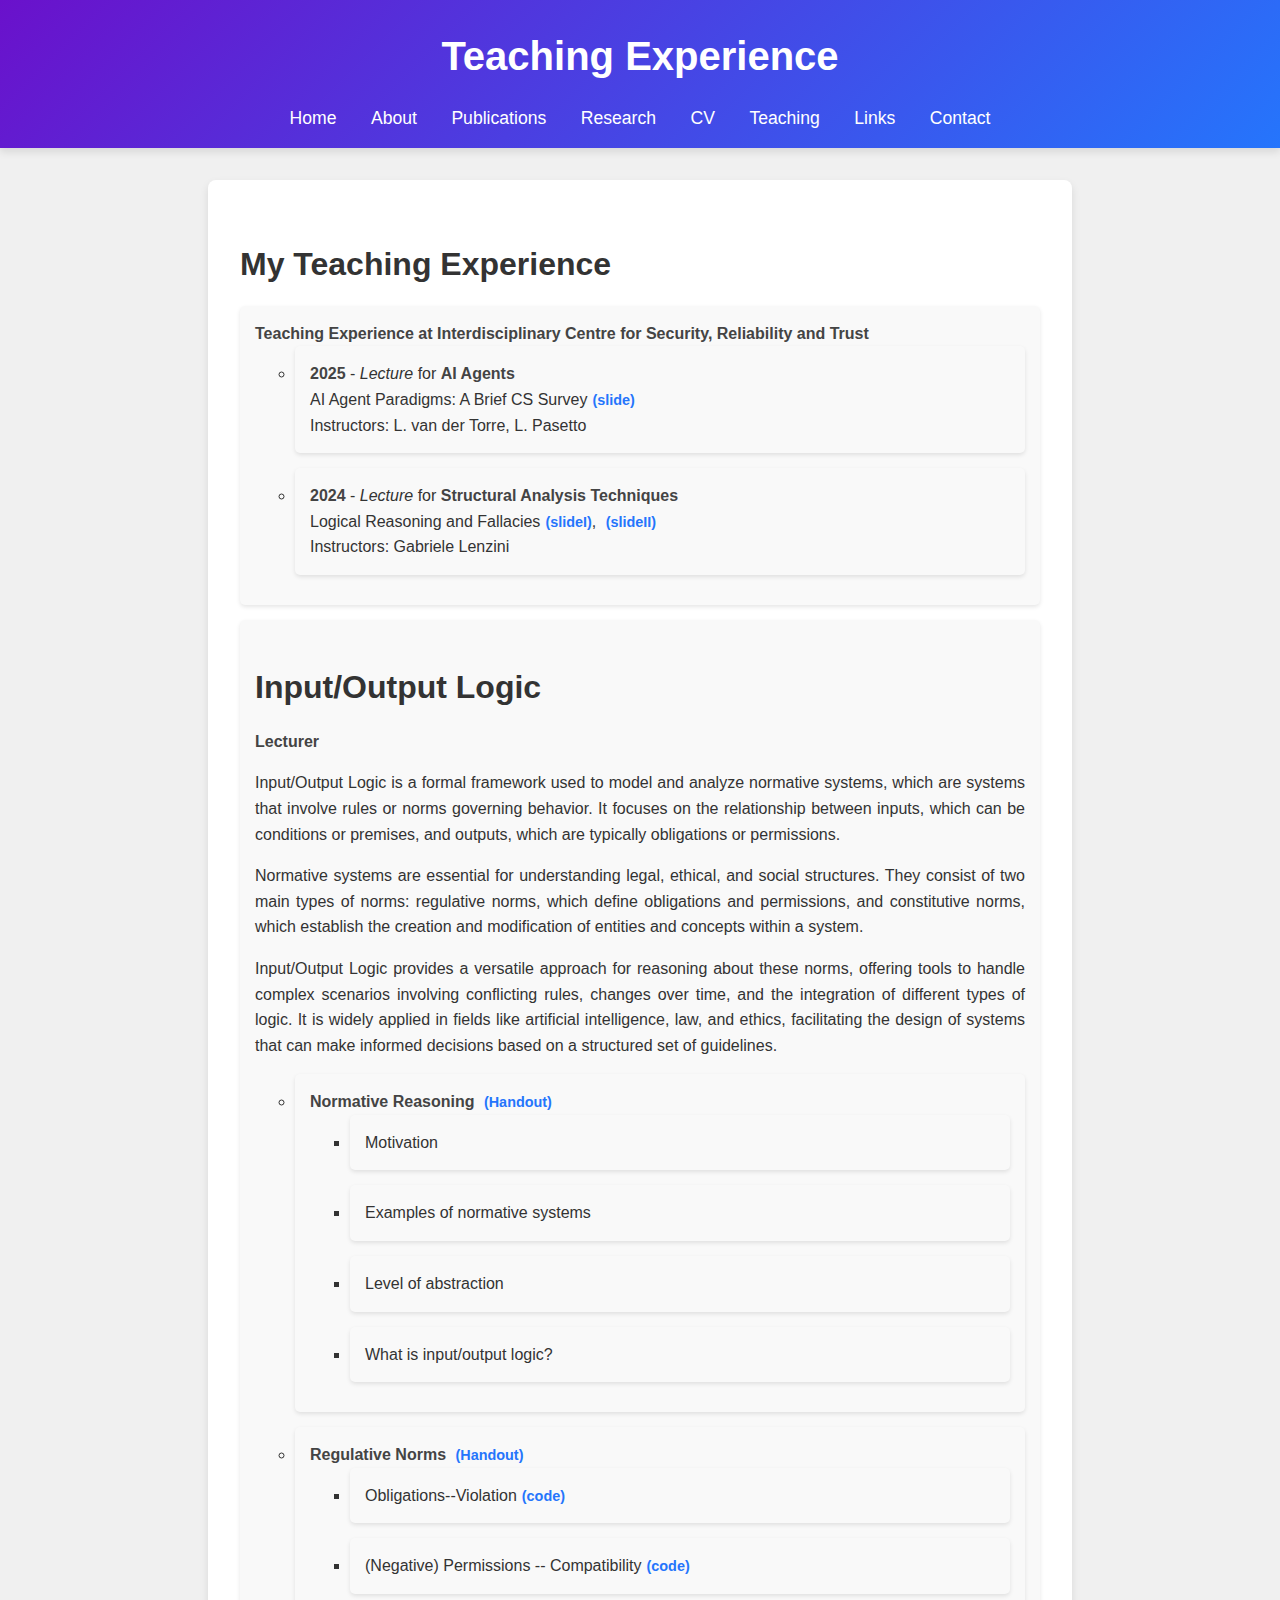
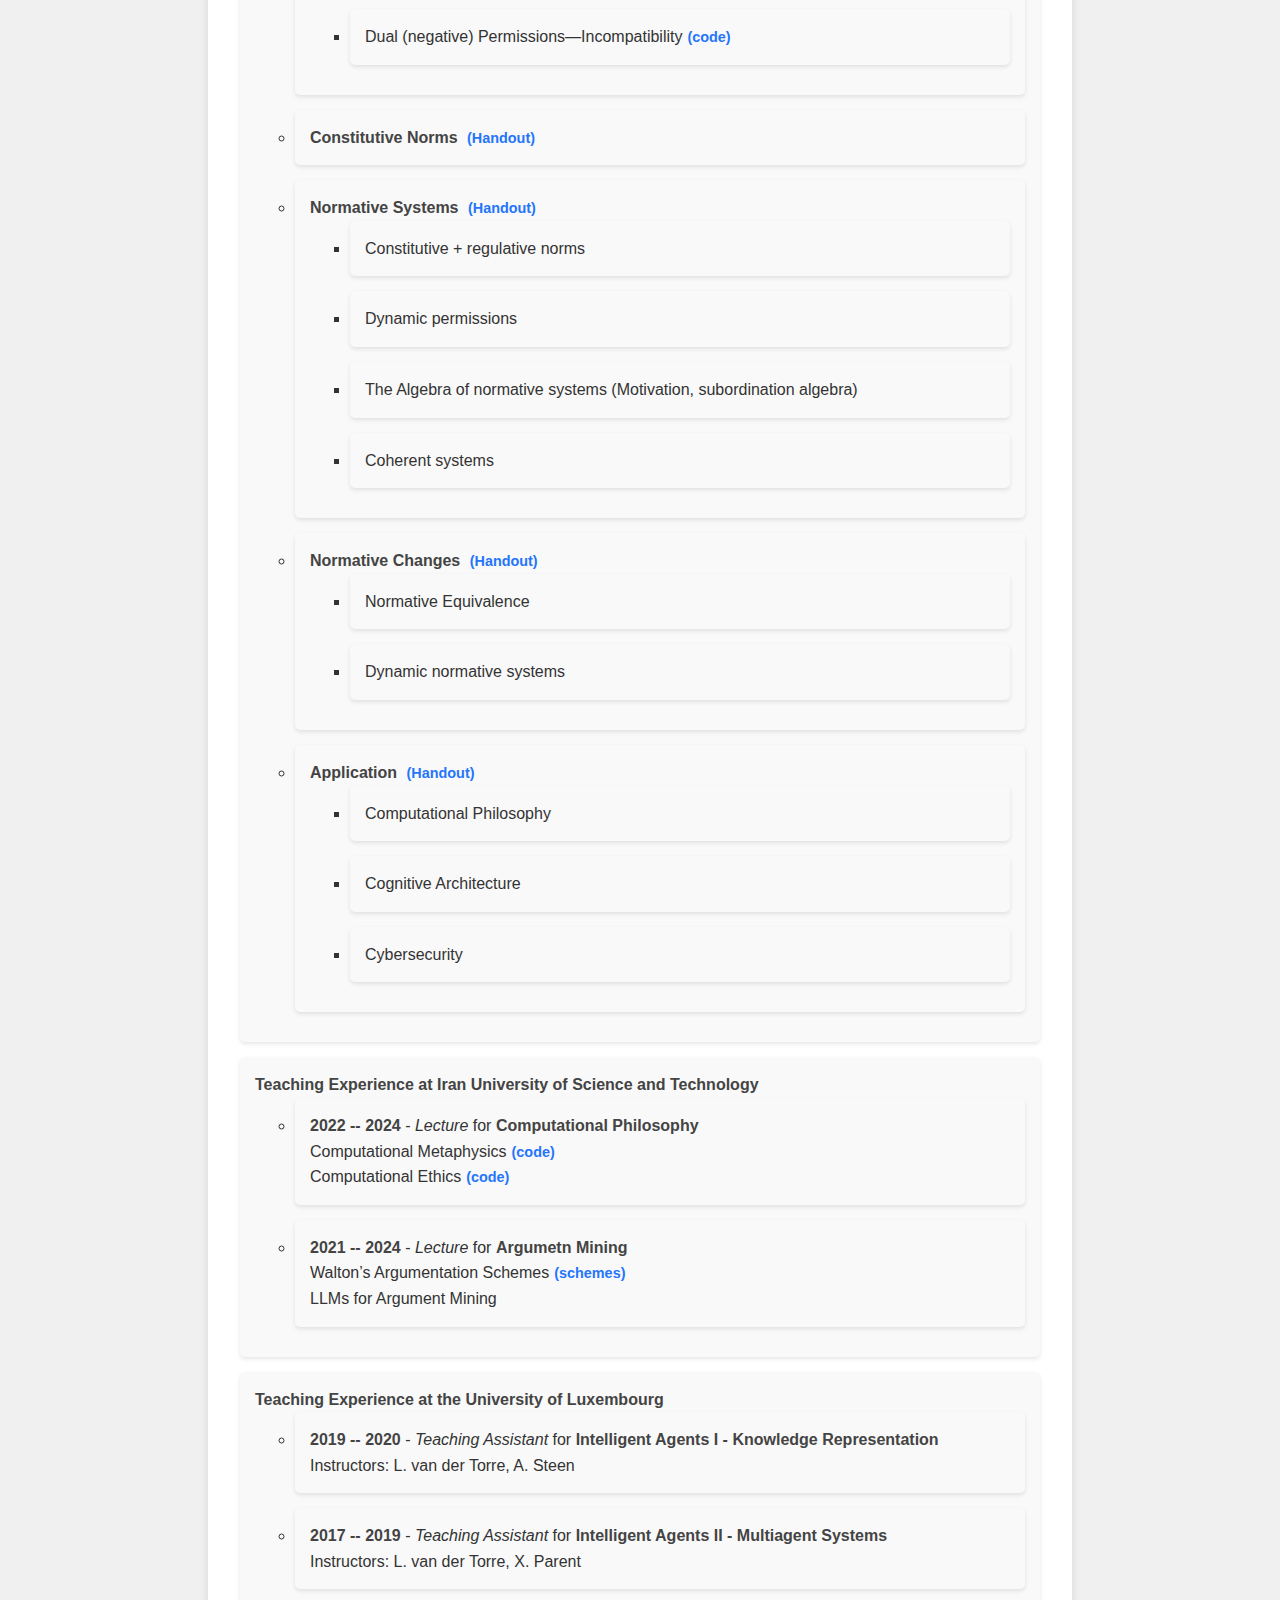
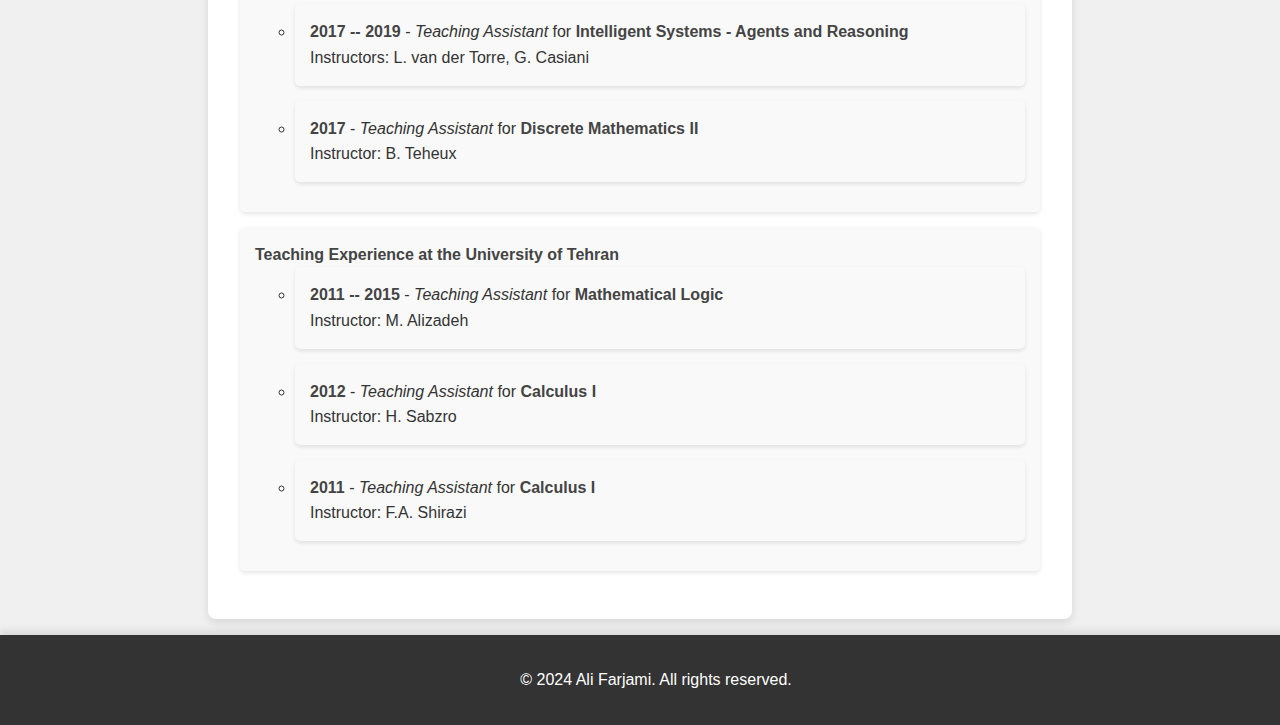
<file: teaching.html>
<!DOCTYPE html>
<html lang="en">

<head>
    <meta charset="UTF-8">
    <meta name="viewport" content="width=device-width, initial-scale=1.0">
    <meta name="description"
        content="Ali Farjami's personal website: Research, Publications, Teaching, and Contact information.">
    <meta name="keywords" content="Ali Farjami, AI, Research, Publications, Teaching, Computer Science">
    <title>Teaching - Ali Farjami</title>
    <link rel="stylesheet" href="styles.css">
</head>

<body>
    <header>
        <h1>Teaching Experience</h1>
        <nav>
            <a href="index.html">Home</a>
            <a href="about.html">About</a>
            <a href="publications.html">Publications</a>
            <a href="research.html">Research</a>
            <a href="cv.html">CV</a>
            <a href="teaching.html">Teaching</a>
            <a href="links.html">Links</a>
            <a href="contact.html">Contact</a>
        </nav>
    </header>
    <main>
        <section id="teaching">
            <h2>My Teaching Experience</h2>
            <ul class="teaching-list">
                <li>
                    <section id="luxembourg-teaching">
                        <strong>Teaching Experience at Interdisciplinary Centre for Security, Reliability and
                            Trust</strong>
                        <ul>
                            <li>
                                <strong>2025</strong> - <em>Lecture</em> for <strong>AI Agents
                                </strong>
                                <br>AI Agent Paradigms: A Brief CS Survey<a
                                    href="https://docs.google.com/presentation/d/1y0dBrxqJFqGiXNgeWomFuthAqvBMaMio4yjrE8-YCmc/edit?usp=sharing"
                                    class="link" target="_blank">(slide)</a>
                                <br>Instructors: L. van der Torre, L. Pasetto
                            </li>
                            <li>
                                <strong>2024</strong> - <em>Lecture</em> for <strong>Structural Analysis
                                    Techniques</strong>
                                <br> Logical Reasoning and Fallacies<a
                                    href="Slides/Logical Reasoning and Fallacies (Part1).pdf" class="link"
                                    target="_blank">(slideI)</a>, <a
                                    href="Slides/Logical Reasoning and Fallacies (Part2).pdf" class="link"
                                    target="_blank">(slideII)</a>
                                <br>Instructors: Gabriele Lenzini
                            </li>
                        </ul>
                </li>
                <li>
                    <section id="introduction">
                        <h2>Input/Output Logic</h2>
                        <strong>Lecturer</strong>
                        <p>
                            Input/Output Logic is a formal framework used to model and analyze normative systems, which
                            are systems that
                            involve rules or norms governing behavior. It focuses on the relationship between inputs,
                            which can be conditions
                            or premises, and outputs, which are typically obligations or permissions.
                        </p>
                        <p>
                            Normative systems are essential for understanding legal, ethical, and social structures.
                            They consist of two main
                            types of norms: regulative norms, which define obligations and permissions, and constitutive
                            norms, which establish
                            the creation and modification of entities and concepts within a system.
                        </p>
                        <p>
                            Input/Output Logic provides a versatile approach for reasoning about these norms, offering
                            tools to handle
                            complex scenarios involving conflicting rules, changes over time, and the integration of
                            different types of logic.
                            It is widely applied in fields like artificial intelligence, law, and ethics, facilitating
                            the design of systems that
                            can make informed decisions based on a structured set of guidelines.
                        </p>
                    </section>

                    <ul>
                        <li>
                            <strong>Normative Reasoning</strong> <a href="#" class="link">(Handout)</a>
                            <ul>
                                <li>Motivation</li>
                                <li>Examples of normative systems</li>
                                <li>Level of abstraction</li>
                                <li>What is input/output logic?</li>
                            </ul>
                        </li>
                        <li>
                            <strong>Regulative Norms</strong> <a href="#" class="link">(Handout)</a>
                            <ul>
                                <li>Obligations--Violation<a href="Codes/IO_Obligation.thy" class="link"
                                        target="_blank">(code)</a></li>
                                <li>(Negative) Permissions -- Compatibility<a href="Codes/IO_Permission.thy"
                                        class="link" target="_blank">(code)</a></li>
                                <li>Dual (negative) Permissions—Incompatibility<a href="Codes/IO_DualPermission.thy"
                                        class="link" target="_blank">(code)</a></li>
                            </ul>
                        </li>
                        <li>
                            <strong>Constitutive Norms</strong> <a href="#" class="link">(Handout)</a>
                        </li>
                        <li>
                            <strong>Normative Systems</strong> <a href="#" class="link">(Handout)</a>
                            <ul>
                                <li>Constitutive + regulative norms</li>
                                <li>Dynamic permissions</li>
                                <li>The Algebra of normative systems (Motivation, subordination algebra)</li>
                                <li>Coherent systems</li>
                            </ul>
                        </li>
                        <li>
                            <strong>Normative Changes</strong> <a href="#" class="link">(Handout)</a>
                            <ul>
                                <li>Normative Equivalence</li>
                                <li>Dynamic normative systems</li>
                            </ul>
                        </li>
                        <li>
                            <strong>Application</strong> <a href="#" class="link">(Handout)</a>
                            <ul>
                                <li>Computational Philosophy</li>
                                <li>Cognitive Architecture </li>
                                <li>Cybersecurity</li>
                            </ul>
                        </li>
                    </ul>
                </li>
                <!-- Add more teaching experiences here -->
                <section id="iran-teaching">
                    <li>
                        <strong>Teaching Experience at Iran University of Science and Technology</strong>
                        <ul>
                            <li>
                                <strong>2022 -- 2024</strong> - <em>Lecture</em> for <strong>Computational
                                    Philosophy</strong>
                                <br>Computational Metaphysics<a href="https://www.alexandersteen.de/lehre/compmeta/"
                                    class="link" target="_blank">(code)</a>
                                <br>Computational Ethics<a href="https://github.com/cbenzmueller/LogiKEy" class="link"
                                    target="_blank">(code)</a>
                            </li>
                            <li>
                                <strong>2021 -- 2024</strong> - <em>Lecture</em> for <strong>Argumetn Mining</strong>
                                <br>Walton’s Argumentation Schemes<a
                                    href="https://www.reasoninglab.com/patterns-of-argument/argumentation-schemes/waltons-argumentation-schemes/"
                                    class="link" target="_blank">(schemes)</a>
                                <br>LLMs for Argument Mining
                            </li>
                        </ul>
                    </li>
                </section>
                <section id="luxembourg-teaching">
                    <li>
                        <strong>Teaching Experience at the University of Luxembourg</strong>
                        <ul>
                            <li>
                                <strong>2019 -- 2020</strong> - <em>Teaching Assistant</em> for <strong>Intelligent
                                    Agents
                                    I - Knowledge Representation</strong>
                                <br>Instructors: L. van der Torre, A. Steen
                            </li>
                            <li>
                                <strong>2017 -- 2019</strong> - <em>Teaching Assistant</em> for <strong>Intelligent
                                    Agents
                                    II - Multiagent Systems</strong>
                                <br>Instructors: L. van der Torre, X. Parent
                            </li>
                            <li>
                                <strong>2017 -- 2019</strong> - <em>Teaching Assistant</em> for <strong>Intelligent
                                    Systems
                                    - Agents and Reasoning</strong>
                                <br>Instructors: L. van der Torre, G. Casiani
                            </li>
                            <li>
                                <strong>2017</strong> - <em>Teaching Assistant</em> for <strong>Discrete Mathematics
                                    II</strong>
                                <br>Instructor: B. Teheux
                            </li>
                        </ul>
                    </li>
                </section>
                <section id="tehran-teaching">
                    <li>
                        <strong>Teaching Experience at the University of Tehran</strong>
                        <ul>
                            <li>
                                <strong>2011 -- 2015</strong> - <em>Teaching Assistant</em> for <strong>Mathematical
                                    Logic</strong>
                                <br>Instructor: M. Alizadeh
                            </li>
                            <li>
                                <strong>2012</strong> - <em>Teaching Assistant</em> for <strong>Calculus I</strong>
                                <br>Instructor: H. Sabzro
                            </li>
                            <li>
                                <strong>2011</strong> - <em>Teaching Assistant</em> for <strong>Calculus I</strong>
                                <br>Instructor: F.A. Shirazi
                            </li>
                        </ul>
                    </li>
                </section>

            </ul>
        </section>
    </main>
    <footer>
        <p>&copy; 2024 Ali Farjami. All rights reserved.</p>
    </footer>
</body>

</html>
</file>
<file: styles.css>
body {
    font-family: 'Segoe UI', Tahoma, Geneva, Verdana, sans-serif;
    line-height: 1.6;
    margin: 0;
    padding: 0 0 0 0;
    /* Adds padding at the bottom to prevent content from being hidden behind the footer */
    background-color: #f0f0f0;
    color: #333;
}

main {
    padding: 2rem;
    max-width: 800px;
    margin: 0 auto;
    text-align: left;
    background: white;
    box-shadow: 0 4px 8px rgba(0, 0, 0, 0.1);
    margin-top: 2rem;
    border-radius: 8px;
    margin-bottom: 1rem;
    /* Adjust as needed to ensure spacing is sufficient */
}

footer {
    background-color: #333;
    color: white;
    display: flex;
    justify-content: center;
    /* Horizontally centers the content */
    align-items: center;
    /* Vertically centers the content */
    padding: 1rem;
    width: 100%;
    box-shadow: 0 -4px 8px rgba(0, 0, 0, 0.1);
    position: relative;
}

header {
    background: linear-gradient(135deg, #6a11cb, #2575fc);
    color: white;
    padding: 1rem 0;
    text-align: center;
    box-shadow: 0 4px 8px rgba(0, 0, 0, 0.1);
}

header h1 {
    font-size: 2.5rem;
    margin: 0.5rem 0;
}

nav {
    margin-top: 1rem;
}

nav a {
    margin: 0 15px;
    text-decoration: none;
    color: #fff;
    font-size: 1.1rem;
    transition: color 0.3s ease;
}

nav a:hover {
    color: #ffeb3b;
}



main h2 {
    font-size: 2rem;
    margin-bottom: 1rem;
    color: #333;
}




.profile-image {
    border-radius: 50%;
    width: 150px;
    height: 150px;
    margin: 1rem;
    box-shadow: 0 4px 8px rgba(0, 0, 0, 0.1);
    float: left;
}

.about-content {
    display: flex;
    flex-direction: row;
    align-items: center;
}

.about-text {
    flex: 1;
    padding-left: 20px;
}

section#experience,
section#research-interests {
    margin-top: 2rem;
}

section#experience ul,
section#research-interests ul {
    list-style: none;
    padding: 0;
}

section#experience li,
section#research-interests li {
    background: #f9f9f9;
    padding: 10px;
    margin-bottom: 10px;
    border-radius: 5px;
    box-shadow: 0 2px 4px rgba(0, 0, 0, 0.1);
}

.publication-list {
    list-style: none;
    padding: 0;
}

.publication-list li {
    background: #f9f9f9;
    padding: 15px;
    margin-bottom: 15px;
    border-radius: 5px;
    box-shadow: 0 2px 4px rgba(0, 0, 0, 0.1);
}

.publication-list li strong {
    display: block;
    font-weight: bold;
    color: #444;
}

.publication-list li em {
    font-style: italic;
    color: #555;
}

.publication-list li a {
    color: #2575fc;
    text-decoration: none;
    font-weight: bold;
}

.publication-list li a:hover {
    text-decoration: underline;
}

.scroll-container {
    max-height: 400px;
    /* Adjust this value as needed */
    overflow-y: auto;
    margin-bottom: 2rem;
    border: 1px solid #ddd;
    padding: 10px;
    border-radius: 5px;
    background: #f9f9f9;
    box-shadow: 0 2px 4px rgba(0, 0, 0, 0.1);
}

.scroll-container::-webkit-scrollbar {
    width: 8px;
}

.scroll-container::-webkit-scrollbar-thumb {
    background: #ccc;
    border-radius: 4px;
}

.scroll-container::-webkit-scrollbar-thumb:hover {
    background: #bbb;
}

.education-list {
    list-style: none;
    padding: 0;
}

.education-list li {
    background: #f9f9f9;
    padding: 15px;
    margin-bottom: 15px;
    border-radius: 5px;
    box-shadow: 0 2px 4px rgba(0, 0, 0, 0.1);
}

.education-list li strong {
    font-weight: bold;
    color: #444;
}

.pdf-container {
    display: flex;
    justify-content: center;
    align-items: center;
    margin: 20px 0;
    border: 1px solid #ddd;
    border-radius: 5px;
    overflow: hidden;
    box-shadow: 0 2px 4px rgba(0, 0, 0, 0.1);
}

.pdf-container iframe {
    width: 80%;
    /* Adjusts the width as needed */
    max-width: 1000px;
    /* Ensures a maximum size for larger screens */
    height: 600px;
    /* Adjust this height as needed */
    border: none;
}

.contact-list {
    list-style: none;
    padding: 0;
    margin: 20px 0;
}

.contact-list li {
    background: #f9f9f9;
    padding: 10px 15px;
    margin-bottom: 10px;
    border-radius: 5px;
    box-shadow: 0 2px 4px rgba(0, 0, 0, 0.1);
}

.contact-list li strong {
    font-weight: bold;
    color: #444;
}

.contact-list li a {
    color: #2575fc;
    text-decoration: none;
    font-weight: bold;
}

.contact-list li a:hover {
    text-decoration: underline;
}

.teaching-list {
    list-style: none;
    padding: 0;
}

.teaching-list li {
    background: #f9f9f9;
    padding: 15px;
    margin-bottom: 15px;
    border-radius: 5px;
    box-shadow: 0 2px 4px rgba(0, 0, 0, 0.1);
}

.teaching-list li strong {
    font-weight: bold;
    color: #444;
}

.link {
    color: #2575fc;
    /* Set the color for handout links */
    font-weight: bold;
    /* Make the handout links bold */
    text-decoration: none;
    /* Remove underline from links */
    margin-left: 5px;
    /* Add some spacing between the text and the handout link */
    font-size: 0.9em;
    /* Slightly smaller font size to differentiate */
}

.link:hover {
    text-decoration: underline;
    /* Add underline on hover for better visibility */
    color: #1a5bbf;
    /* Slightly darker color on hover */
}

/* Custom Underline Style */
.styled-link {
    color: #2575fc;
    /* Matches the blue tone of your website */
    font-weight: none;
    /* Makes the link stand out */
    text-decoration: none !important;
    /* Removes the default underline */
    transition: all 0.3s ease;
    /* Smooth transition for hover effects */
}

/* Hover Effect */
.styled-link:hover {
    color: #ffeb3b;
    /* Changes the color on hover to a highlight */
}

p {
    text-align: justify;
}

.chatbot-container {
    display: flex;
    align-items: center;
    background-color: #f0f0f0;
    padding: 20px;
    border-radius: 10px;
    box-shadow: 0 4px 8px rgba(0, 0, 0, 0.1);
    max-width: 600px;
    margin: 20px auto;
}

.chatbot-icon {
    width: 80px;
    height: 80px;
    border-radius: 50%;
    margin-right: 20px;
    object-fit: cover;
}

.chatbot-text {
    max-width: 500px;
}

.chatbot-link {
    display: inline-block;
    margin-top: 10px;
    padding: 10px 15px;
    background-color: #2575fc;
    color: white;
    text-decoration: none;
    border-radius: 5px;
    transition: background-color 0.3s;
}

.chatbot-link:hover {
    background-color: #1a5bbf;
}

/* Ensure padding is more narrow for small screens */
@media (max-width: 768px) {
    .about-content {
        flex-direction: column;
        align-items: center;
        text-align: center;
    }

    .profile-image {
        width: 120px;
        height: 120px;
        margin-bottom: 1rem;
    }

    .about-text {
        padding-left: 0;
        padding-top: 1rem;
    }

    /* Adjust for Larger Screens */
    .about-content {
        display: flex;
        align-items: flex-start;
        gap: 1rem;
        /* Adds some spacing between image and text */
    }

    /* Force Image to Stay Small and Text Responsive */
    .profile-image {
        width: 150px;
        height: 150px;
        border-radius: 50%;
        object-fit: cover;
        float: left;
        /* Ensures the image stays on the left */
        margin-right: 1rem;
    }

    /* Video container styles for mobile */
    .video-container {
        position: relative;
        width: 100%;
        max-width: 100%;
        /* Ensures full width on mobile */
        padding-top: 56.25%;
        /* Maintains 16:9 aspect ratio */
        overflow: hidden;
        margin: 0 auto;
        /* Centers the video container */
    }

    .video-container iframe {
        position: absolute;
        top: 0;
        left: 0;
        width: 100%;
        height: 100%;
        border: 0;
    }

    /* Mobile Adjustments */
    @media (max-width: 768px) {
        .profile-image {
            float: none;
            /* Removes floating on mobile */
            display: block;
            margin: 0 auto 1rem auto;
            /* Centers the image on mobile */
        }

        .about-content {
            display: block;
            /* Switches to block layout for easier reading on mobile */
        }
    }

    #news {
        margin-top: 2rem;
        padding: 1rem;
        background-color: #f9f9f9;
        border-radius: 8px;
        box-shadow: 0 4px 8px rgba(0, 0, 0, 0.1);
    }

    #news h2 {
        color: #2575fc;
    }

    /* Base Styles */
    .video-container {
        position: relative;
        width: 100%;
        max-width: 640px;
        /* Sets a maximum width for larger screens */
        padding-top: 56.25%;
        /* Aspect ratio for 16:9 videos */
        overflow: hidden;
        margin: 0 auto;
        /* Center the video container */
    }

    .video-container iframe {
        position: absolute;
        top: 0;
        left: 0;
        width: 100%;
        height: 100%;
        border: 0;
    }
</file>
